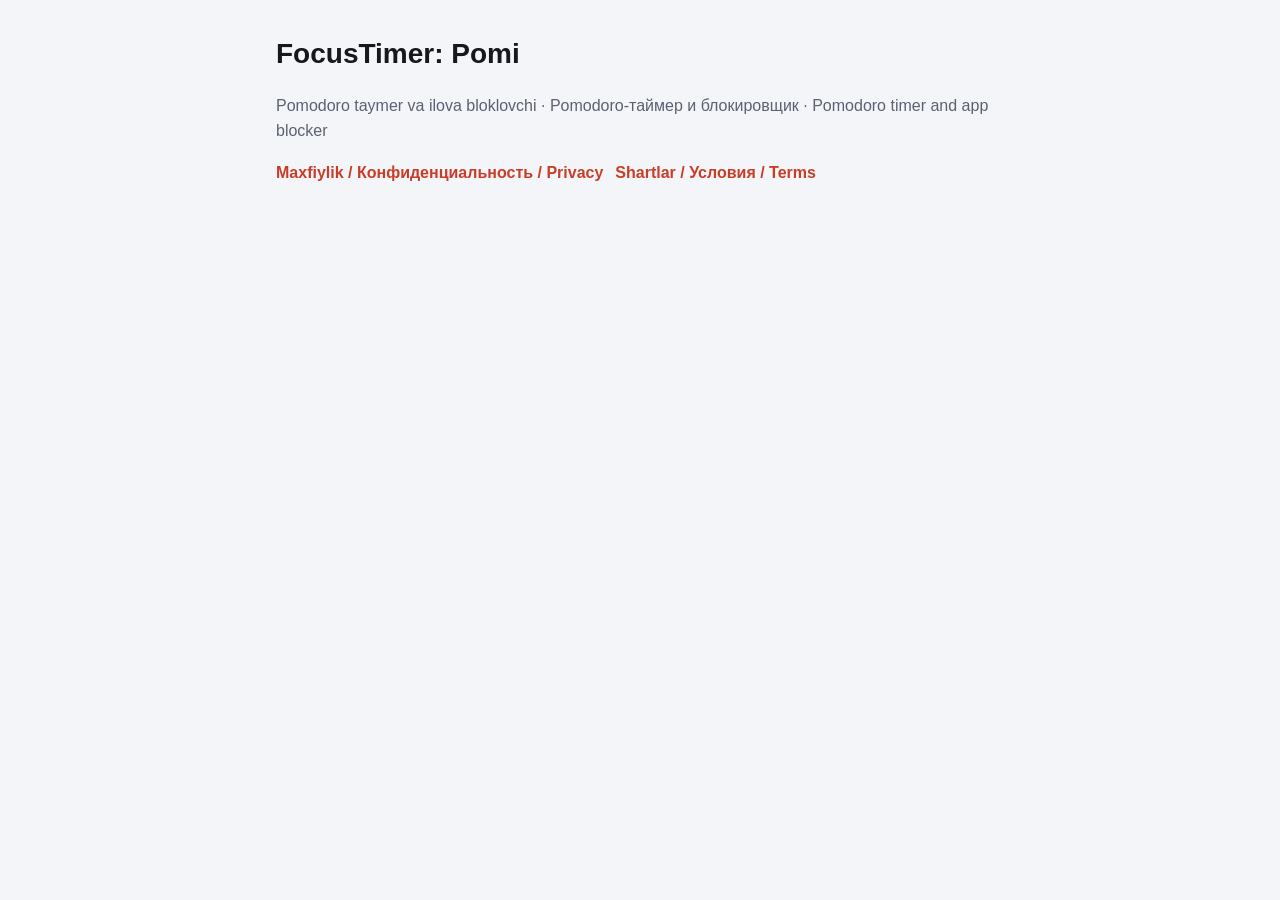
<file: index.html>
<!doctype html><html lang="uz"><head><meta charset="utf-8"><meta name="viewport" content="width=device-width,initial-scale=1">
<title>FocusTimer: Pomi</title><link rel="stylesheet" href="style.css"></head><body><main>
<h1>FocusTimer: Pomi</h1><p class="muted">Pomodoro taymer va ilova bloklovchi · Pomodoro-таймер и блокировщик · Pomodoro timer and app blocker</p>
<nav><a href="privacy.html">Maxfiylik / Конфиденциальность / Privacy</a><a href="terms.html">Shartlar / Условия / Terms</a></nav>
</main></body></html>
</file>
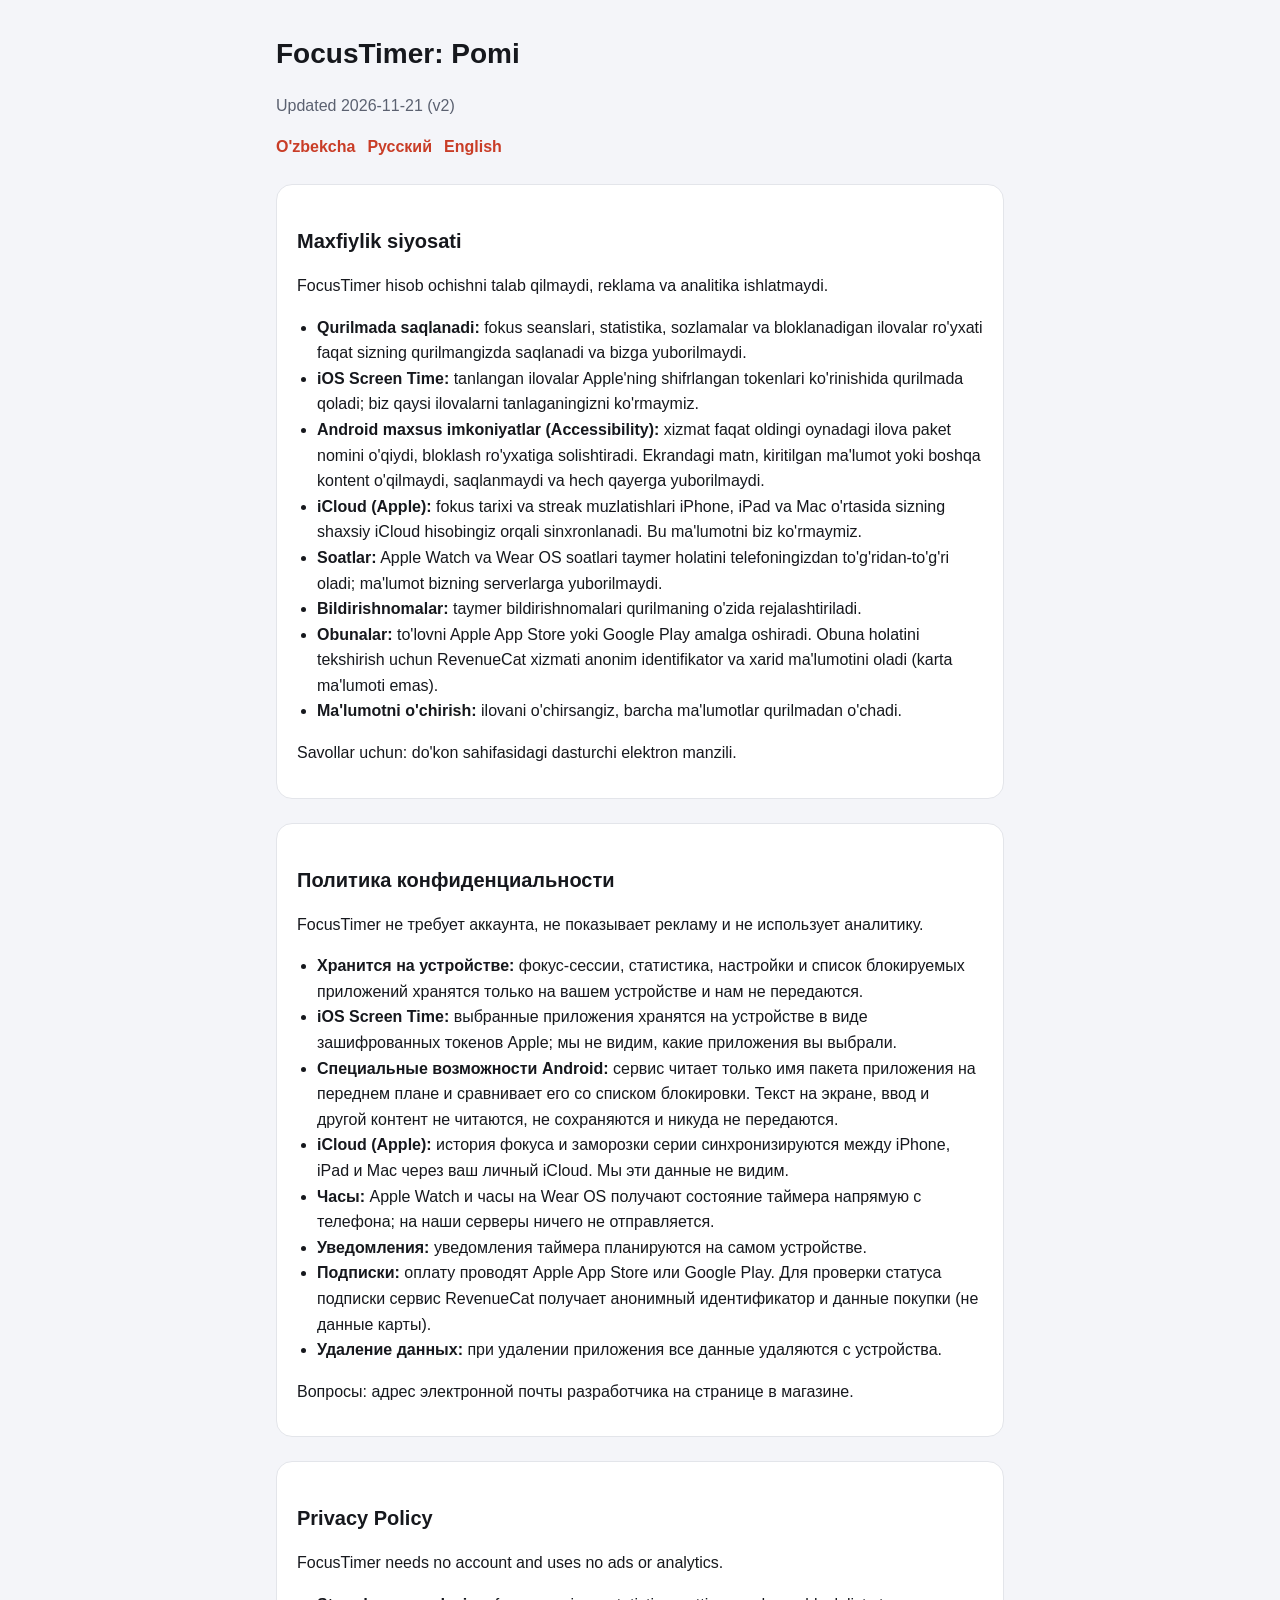
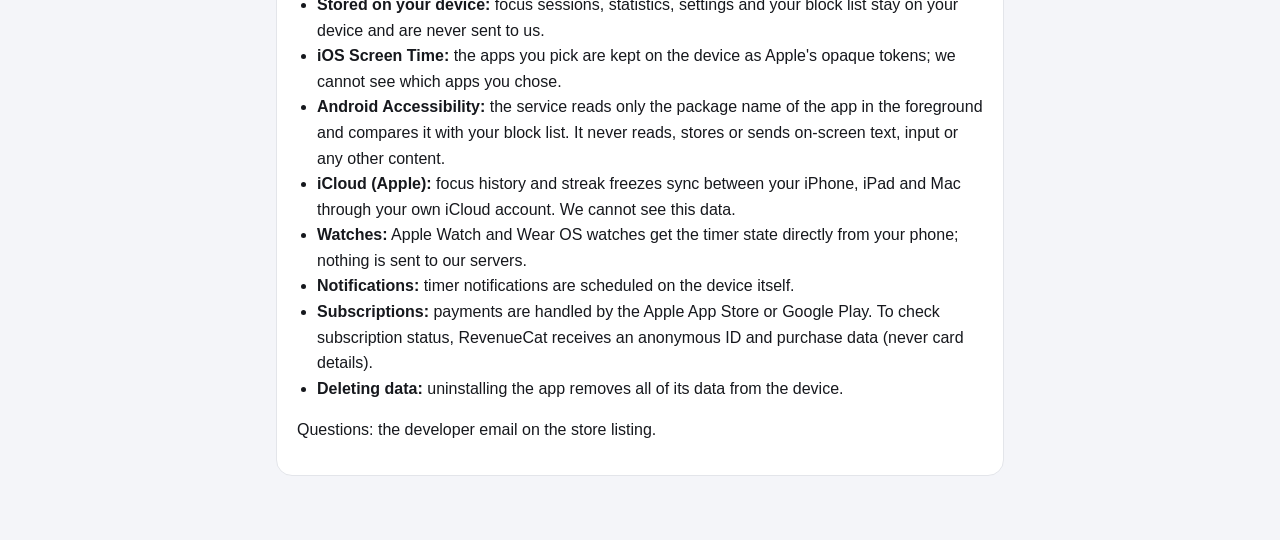
<file: privacy.html>
<!doctype html><html lang="uz"><head><meta charset="utf-8"><meta name="viewport" content="width=device-width,initial-scale=1">
<title>FocusTimer Privacy</title><link rel="stylesheet" href="style.css"></head><body><main>
<h1>FocusTimer: Pomi</h1><p class="muted">Updated 2026-11-21 (v2)</p>
<nav><a href="#uz">O'zbekcha</a><a href="#ru">Русский</a><a href="#en">English</a></nav>

<section id="uz"><h2>Maxfiylik siyosati</h2>
<p>FocusTimer hisob ochishni talab qilmaydi, reklama va analitika ishlatmaydi.</p>
<ul>
<li><b>Qurilmada saqlanadi:</b> fokus seanslari, statistika, sozlamalar va bloklanadigan ilovalar ro'yxati faqat sizning qurilmangizda saqlanadi va bizga yuborilmaydi.</li>
<li><b>iOS Screen Time:</b> tanlangan ilovalar Apple'ning shifrlangan tokenlari ko'rinishida qurilmada qoladi; biz qaysi ilovalarni tanlaganingizni ko'rmaymiz.</li>
<li><b>Android maxsus imkoniyatlar (Accessibility):</b> xizmat faqat oldingi oynadagi ilova paket nomini o'qiydi, bloklash ro'yxatiga solishtiradi. Ekrandagi matn, kiritilgan ma'lumot yoki boshqa kontent o'qilmaydi, saqlanmaydi va hech qayerga yuborilmaydi.</li>
<li><b>iCloud (Apple):</b> fokus tarixi va streak muzlatishlari iPhone, iPad va Mac o'rtasida sizning shaxsiy iCloud hisobingiz orqali sinxronlanadi. Bu ma'lumotni biz ko'rmaymiz.</li>
<li><b>Soatlar:</b> Apple Watch va Wear OS soatlari taymer holatini telefoningizdan to'g'ridan-to'g'ri oladi; ma'lumot bizning serverlarga yuborilmaydi.</li>
<li><b>Bildirishnomalar:</b> taymer bildirishnomalari qurilmaning o'zida rejalashtiriladi.</li>
<li><b>Obunalar:</b> to'lovni Apple App Store yoki Google Play amalga oshiradi. Obuna holatini tekshirish uchun RevenueCat xizmati anonim identifikator va xarid ma'lumotini oladi (karta ma'lumoti emas).</li>
<li><b>Ma'lumotni o'chirish:</b> ilovani o'chirsangiz, barcha ma'lumotlar qurilmadan o'chadi.</li>
</ul>
<p>Savollar uchun: do'kon sahifasidagi dasturchi elektron manzili.</p></section>

<section id="ru"><h2>Политика конфиденциальности</h2>
<p>FocusTimer не требует аккаунта, не показывает рекламу и не использует аналитику.</p>
<ul>
<li><b>Хранится на устройстве:</b> фокус-сессии, статистика, настройки и список блокируемых приложений хранятся только на вашем устройстве и нам не передаются.</li>
<li><b>iOS Screen Time:</b> выбранные приложения хранятся на устройстве в виде зашифрованных токенов Apple; мы не видим, какие приложения вы выбрали.</li>
<li><b>Специальные возможности Android:</b> сервис читает только имя пакета приложения на переднем плане и сравнивает его со списком блокировки. Текст на экране, ввод и другой контент не читаются, не сохраняются и никуда не передаются.</li>
<li><b>iCloud (Apple):</b> история фокуса и заморозки серии синхронизируются между iPhone, iPad и Mac через ваш личный iCloud. Мы эти данные не видим.</li>
<li><b>Часы:</b> Apple Watch и часы на Wear OS получают состояние таймера напрямую с телефона; на наши серверы ничего не отправляется.</li>
<li><b>Уведомления:</b> уведомления таймера планируются на самом устройстве.</li>
<li><b>Подписки:</b> оплату проводят Apple App Store или Google Play. Для проверки статуса подписки сервис RevenueCat получает анонимный идентификатор и данные покупки (не данные карты).</li>
<li><b>Удаление данных:</b> при удалении приложения все данные удаляются с устройства.</li>
</ul>
<p>Вопросы: адрес электронной почты разработчика на странице в магазине.</p></section>

<section id="en"><h2>Privacy Policy</h2>
<p>FocusTimer needs no account and uses no ads or analytics.</p>
<ul>
<li><b>Stored on your device:</b> focus sessions, statistics, settings and your block list stay on your device and are never sent to us.</li>
<li><b>iOS Screen Time:</b> the apps you pick are kept on the device as Apple's opaque tokens; we cannot see which apps you chose.</li>
<li><b>Android Accessibility:</b> the service reads only the package name of the app in the foreground and compares it with your block list. It never reads, stores or sends on-screen text, input or any other content.</li>
<li><b>iCloud (Apple):</b> focus history and streak freezes sync between your iPhone, iPad and Mac through your own iCloud account. We cannot see this data.</li>
<li><b>Watches:</b> Apple Watch and Wear OS watches get the timer state directly from your phone; nothing is sent to our servers.</li>
<li><b>Notifications:</b> timer notifications are scheduled on the device itself.</li>
<li><b>Subscriptions:</b> payments are handled by the Apple App Store or Google Play. To check subscription status, RevenueCat receives an anonymous ID and purchase data (never card details).</li>
<li><b>Deleting data:</b> uninstalling the app removes all of its data from the device.</li>
</ul>
<p>Questions: the developer email on the store listing.</p></section>
</main></body></html>
</file>
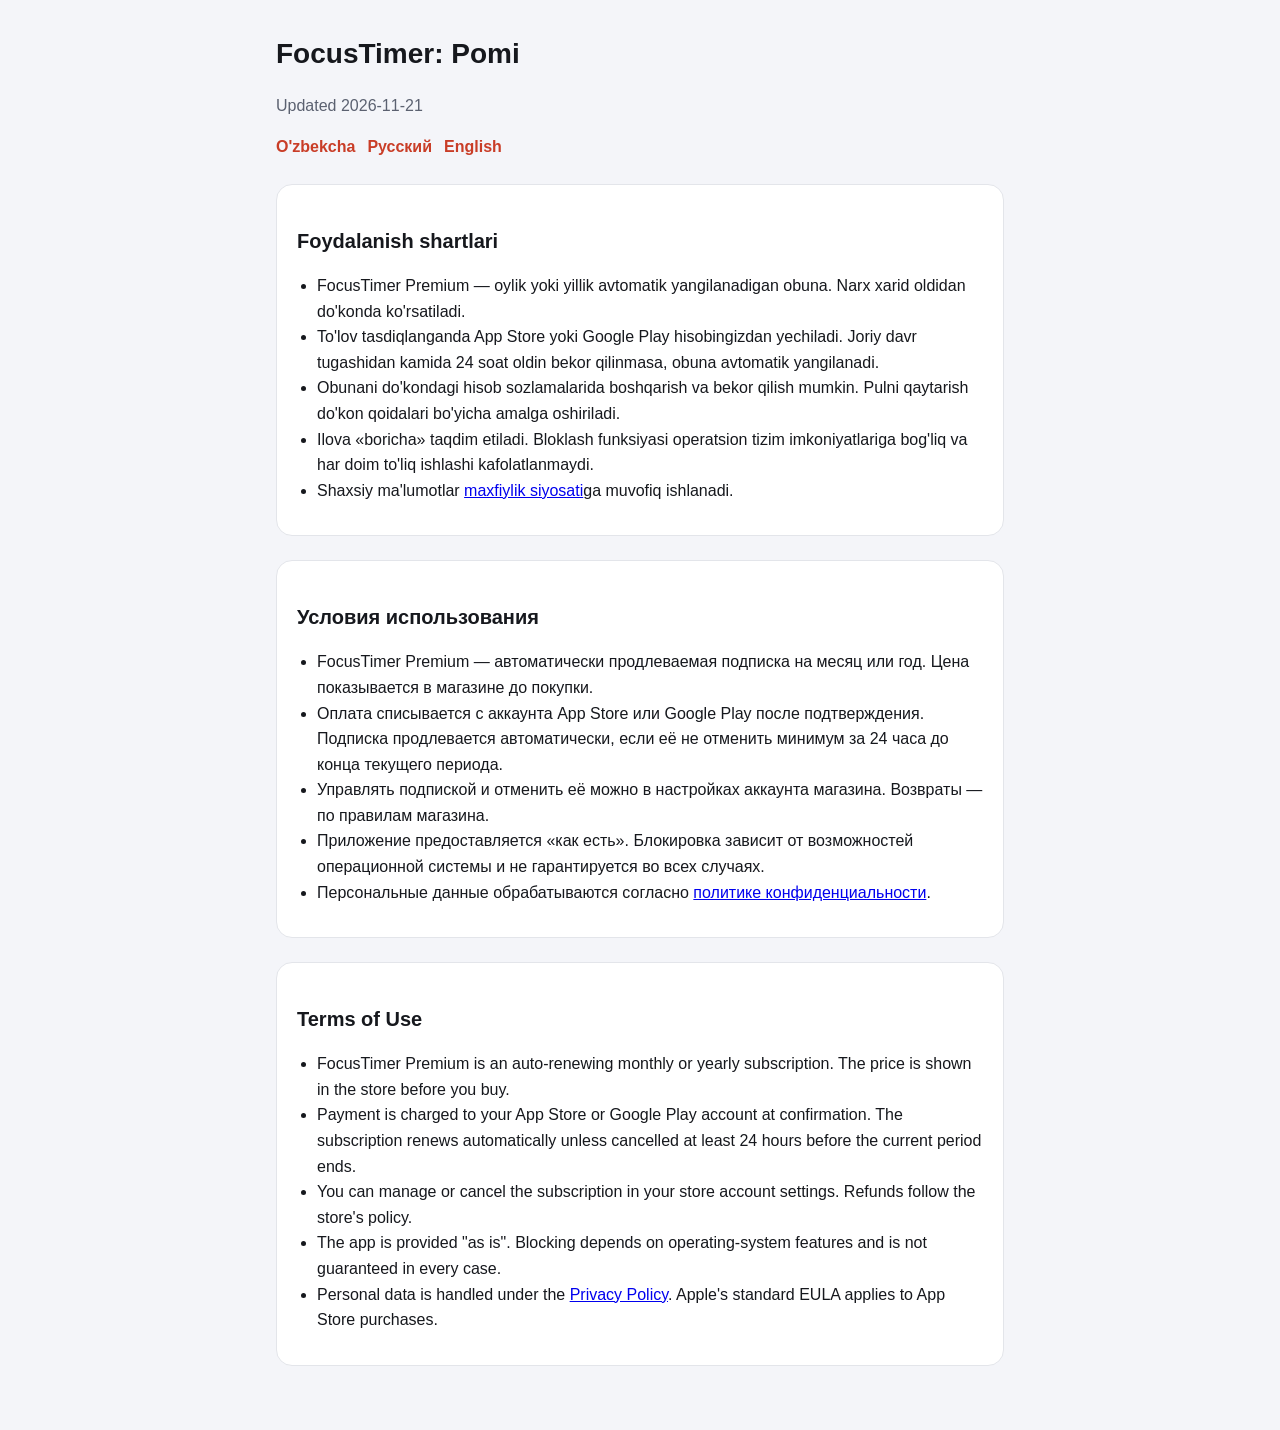
<file: terms.html>
<!doctype html><html lang="uz"><head><meta charset="utf-8"><meta name="viewport" content="width=device-width,initial-scale=1">
<title>FocusTimer Terms</title><link rel="stylesheet" href="style.css"></head><body><main>
<h1>FocusTimer: Pomi</h1><p class="muted">Updated 2026-11-21</p>
<nav><a href="#uz">O'zbekcha</a><a href="#ru">Русский</a><a href="#en">English</a></nav>

<section id="uz"><h2>Foydalanish shartlari</h2><ul>
<li>FocusTimer Premium — oylik yoki yillik avtomatik yangilanadigan obuna. Narx xarid oldidan do'konda ko'rsatiladi.</li>
<li>To'lov tasdiqlanganda App Store yoki Google Play hisobingizdan yechiladi. Joriy davr tugashidan kamida 24 soat oldin bekor qilinmasa, obuna avtomatik yangilanadi.</li>
<li>Obunani do'kondagi hisob sozlamalarida boshqarish va bekor qilish mumkin. Pulni qaytarish do'kon qoidalari bo'yicha amalga oshiriladi.</li>
<li>Ilova «boricha» taqdim etiladi. Bloklash funksiyasi operatsion tizim imkoniyatlariga bog'liq va har doim to'liq ishlashi kafolatlanmaydi.</li>
<li>Shaxsiy ma'lumotlar <a href="privacy.html">maxfiylik siyosati</a>ga muvofiq ishlanadi.</li>
</ul></section>

<section id="ru"><h2>Условия использования</h2><ul>
<li>FocusTimer Premium — автоматически продлеваемая подписка на месяц или год. Цена показывается в магазине до покупки.</li>
<li>Оплата списывается с аккаунта App Store или Google Play после подтверждения. Подписка продлевается автоматически, если её не отменить минимум за 24 часа до конца текущего периода.</li>
<li>Управлять подпиской и отменить её можно в настройках аккаунта магазина. Возвраты — по правилам магазина.</li>
<li>Приложение предоставляется «как есть». Блокировка зависит от возможностей операционной системы и не гарантируется во всех случаях.</li>
<li>Персональные данные обрабатываются согласно <a href="privacy.html">политике конфиденциальности</a>.</li>
</ul></section>

<section id="en"><h2>Terms of Use</h2><ul>
<li>FocusTimer Premium is an auto-renewing monthly or yearly subscription. The price is shown in the store before you buy.</li>
<li>Payment is charged to your App Store or Google Play account at confirmation. The subscription renews automatically unless cancelled at least 24 hours before the current period ends.</li>
<li>You can manage or cancel the subscription in your store account settings. Refunds follow the store's policy.</li>
<li>The app is provided "as is". Blocking depends on operating-system features and is not guaranteed in every case.</li>
<li>Personal data is handled under the <a href="privacy.html">Privacy Policy</a>. Apple's standard EULA applies to App Store purchases.</li>
</ul></section>
</main></body></html>
</file>
<file: style.css>
:root{--bg:#f4f5f9;--card:#fff;--text:#16181d;--muted:#5b6170;--accent:#c93d27;--line:#e3e5ea}
@media (prefers-color-scheme:dark){:root{--bg:#121317;--card:#1b1d23;--text:#eceef3;--muted:#a3a8b5;--accent:#f0694f;--line:#2a2d35}}
*{box-sizing:border-box}body{margin:0;background:var(--bg);color:var(--text);font:16px/1.6 -apple-system,BlinkMacSystemFont,"Segoe UI",Inter,sans-serif}
main{max-width:760px;margin:0 auto;padding:32px 16px 64px}h1{font-size:28px;margin:0 0 4px}h2{font-size:20px;margin:32px 0 8px}
.muted{color:var(--muted)}nav{display:flex;gap:12px;margin:16px 0 8px}nav a{color:var(--accent);text-decoration:none;font-weight:600}
section{background:var(--card);border:1px solid var(--line);border-radius:16px;padding:8px 20px 16px;margin-top:24px}ul{padding-left:20px}
</file>
